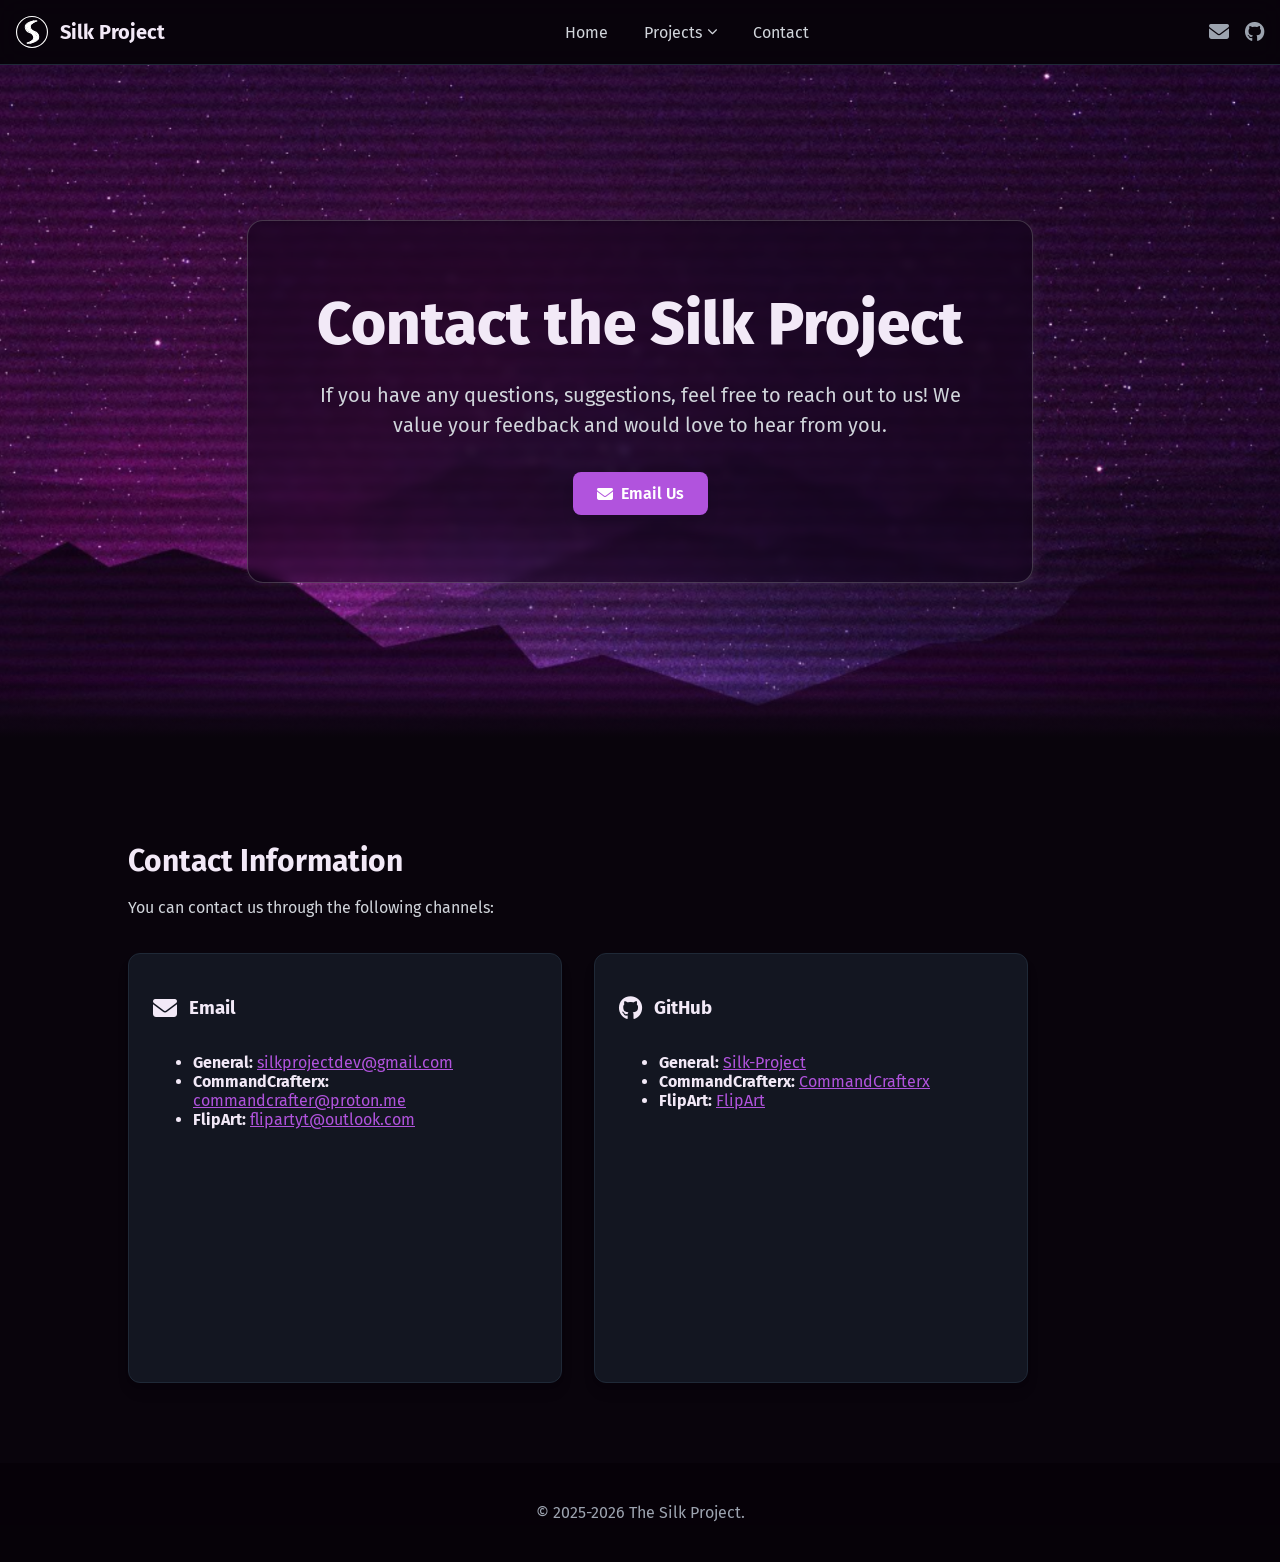
<file: contact.html>
<!DOCTYPE html>
<html lang="en" class="scroll-smooth">
<head>
    <meta charset="UTF-8">
    <meta name="viewport" content="width=device-width, initial-scale=1.0">
    <title>Silk Project - Contact</title>
    <link rel="stylesheet" href="https://fonts.googleapis.com/css?family=Fira+Sans:400,500,700&display=swap">
    <link rel="stylesheet" href="https://cdnjs.cloudflare.com/ajax/libs/font-awesome/6.5.1/css/all.min.css">
    <link rel="icon" type="image/x-icon" href="silkoslogo.svg">
    <style>
        body {
            font-family: 'Fira Sans', sans-serif;
            background-color: #09040C;
            color: #F2E9F7;
            margin: 0;
            padding: 0;
        }
        html {
            scroll-behavior: smooth;
        }
        .bg-primary-dark { background-color: #09040C; }
        .bg-primary-medium { background-color: rgba(9, 4, 12, 0.9); }
        .bg-footer-dark { background-color: rgba(6, 2, 8, 0.9); }
        .text-primary-accent { color: #B153DD; }
        .hover-bg-accent:hover { background-color: #7720A2; }
        
        /* Utility */
        .hidden {
            display: none;
        }
        .container {
            max-width: 1280px;
            margin-left: auto;
            margin-right: auto;
            padding-left: 1rem;
            padding-right: 1rem;
        }

        /* Header */
        header {
            background-color: rgba(9, 4, 12, 0.7);
            backdrop-filter: blur(12px);
            position: sticky;
            top: 0;
            z-index: 50;
            border-bottom: 1px solid #1f2937;
        }
        .header-inner {
            display: flex;
            align-items: center;
            justify-content: space-between;
            height: 4rem;
        }
        .logo-link {
            display: flex;
            align-items: center;
            text-decoration: none;
            color: #F2E9F7;
        }
        .logo-link img {
            height: 2rem;
            width: 2rem;
            margin-right: 0.75rem;
        }
        .logo-link span {
            font-size: 1.25rem;
            font-weight: 700;
        }
        .account-btn {
            display: flex;
            flex-direction: row;
            gap: 10px;
            align-items: center;
            color: #9ca3af;
            user-select: none;
            transition: 0.2s;
            cursor: pointer;
            border: none;
            background-color: none;
        }
        .account-btn:hover {
            color: #fff;
        }
        .account-btn p {
            font-size: 14px;
        }

        /* Desktop Navigation */
        .desktop-nav {
            display: none;
            column-gap: 0.25rem;
        }
        .nav-link {
            padding: 0.5rem 1rem;
            border-radius: 0.375rem;
            color: #d1d5db;
            text-decoration: none;
            transition: color 0.2s, background-color 0.2s;
        }
        .nav-link:hover {
            background-color: #374151;
            color: #fff;
        }

        /* Desktop Dropdown */
        .dropdown {
            position: relative;
        }
        .dropdown-toggle {
            display: flex;
            align-items: center;
            gap: 0.35rem;
            padding: 0.5rem 1rem;
            border-radius: 0.375rem;
            color: #d1d5db;
            text-decoration: none;
            transition: color 0.2s, background-color 0.2s;
            cursor: pointer;
            background: none;
            border: none;
            font-family: inherit;
            font-size: inherit;
        }
        .dropdown-toggle:hover {
            background-color: #374151;
            color: #fff;
        }
        .dropdown-toggle .fa-chevron-down {
            font-size: 0.65rem;
            transition: transform 0.2s;
        }
        .dropdown:hover .dropdown-menu {
            display: block;
        }
        .dropdown:hover .dropdown-toggle .fa-chevron-down {
            transform: rotate(180deg);
        }
        .dropdown-menu {
            display: none;
            position: absolute;
            top: 100%;
            left: 0;
            background-color: #1f2937;
            border: 1px solid #374151;
            border-radius: 0.375rem;
            min-width: 11rem;
            padding: 0.375rem 0;
            z-index: 100;
        }
        .dropdown-menu a {
            display: block;
            padding: 0.5rem 1rem;
            color: #d1d5db;
            text-decoration: none;
            white-space: nowrap;
            transition: background-color 0.2s, color 0.2s;
        }
        .dropdown-menu a:hover {
            background-color: #374151;
            color: #fff;
        }

        /* Desktop Socials */
        .desktop-socials {
            display: none;
            align-items: center;
            column-gap: 1rem;
        }
        .social-link {
            color: #9ca3af;
            transition: color 0.2s;
            cursor: pointer;
        }
        .social-link:hover {
            color: #fff;
        }
        .social-link i {
            font-size: 1.25rem;
        }
        .vl {
            border-left: 1px solid rgba(77, 77, 77, 0.425);
            height: 35px;
        }

        /* Mobile Menu */
        .mobile-menu-wrapper {
            display: flex;
            flex-direction: row;
            justify-content: flex-end;
            width: 100px;
            align-items: center;
            gap: 15px;
        }
        .mobile-menu-btn {
            color: #fff;
            background: none;
            border: none;
            cursor: pointer;
            font-size: 1.5rem;
        }
        .mobile-menu-btn:focus {
            outline: none;
        }

        #mobile-menu {
            background-color: #111827; /* bg-gray-900 */
        }
        #mobile-menu nav {
            display: flex;
            flex-direction: column;
            align-items: center;
            padding: 1rem;
            row-gap: 0.5rem;
        }
        #mobile-menu .nav-link {
            display: block;
            width: 100%;
            text-align: center;
        }

        /* Mobile Dropdown */
        .mobile-dropdown-toggle {
            display: flex;
            align-items: center;
            justify-content: center;
            gap: 0.35rem;
            padding: 0.5rem 1rem;
            width: 100%;
            color: #d1d5db;
            text-decoration: none;
            transition: color 0.2s, background-color 0.2s;
            cursor: pointer;
            background: none;
            border: none;
            font-family: inherit;
            font-size: inherit;
            border-radius: 0.375rem;
        }
        .mobile-dropdown-toggle:hover {
            background-color: #374151;
            color: #fff;
        }
        .mobile-dropdown-toggle .fa-chevron-down {
            font-size: 0.65rem;
            transition: transform 0.2s;
        }
        .mobile-dropdown-toggle.open .fa-chevron-down {
            transform: rotate(180deg);
        }
        .mobile-dropdown-menu {
            display: none;
            width: 100%;
            text-align: center;
        }
        .mobile-dropdown-menu.open {
            display: block;
        }
        .mobile-dropdown-menu a {
            display: block;
            padding: 0.5rem 1rem;
            color: #9ca3af;
            text-decoration: none;
            border-radius: 0.375rem;
            transition: background-color 0.2s, color 0.2s;
        }
        .mobile-dropdown-menu a:hover {
            background-color: #374151;
            color: #fff;
        }
        #mobile-menu .mobile-socials {
            display: flex;
            align-items: center;
            column-gap: 1.5rem;
            padding-top: 1rem;
        }
        #mobile-menu .social-link i {
            font-size: 1.5rem;
        }

        /* Responsive (md) */
        @media (min-width: 900px) {
            .desktop-nav {
                display: flex;
            }
            .desktop-socials {
                display: flex;
            }
            .mobile-menu-wrapper {
                display: none;
            }
            #mobile-menu {
                display: none !important; /* md:hidden */
            }
        }

        /* Hero Section */
        .hero-section {
            min-height: 57vh;
            background-image: url("bg.png"), linear-gradient(180deg, #5c0086, #18012400);
            display: flex;
            background-repeat: no-repeat;
            background-position: 0px;
            background-size: cover;
            align-items: center;
            justify-content: center;
            padding: 5rem 1rem;
            position: relative;
        }
        .hero-box {
            text-align: center;
            background-color: rgba(0, 0, 0, 0.3);
            backdrop-filter: blur(4px);
            padding: 4.2rem 0 4.2rem 0;
            border-radius: 1rem;
            box-shadow: 0 25px 50px -12px rgba(0, 0, 0, 0.25);
            border: solid 1px #a5a5a550;
            background-color: #0c01137a;
            box-shadow: 2px 2px 10px #ffffff13;
            width: 100%;
            margin-left: auto;
            margin-right: auto;
        }
        .hero-box h1 {
            font-size: 3.2rem;
            font-weight: 800;
            margin-bottom: 1rem;
            margin-top: 0;
        }
        .hero-box p {
            font-size: 1.1rem;
            color: #d1d5db;
            max-width: 672px;
            margin-left: auto;
            margin-right: auto;
            margin-bottom: 2rem;
            line-height: 1.5;
        }
        .hero-buttons {
            display: flex;
            flex-wrap: wrap;
            justify-content: center;
            gap: 1rem;
        }

        #gradient-overlay {
            width: 100%;
            height: 100%;
            background: linear-gradient(0deg,rgba(9, 4, 12, 1) 0%, rgba(0, 0, 0, 0) 10%);
            position: absolute;
        }

        section {
            margin: 0 auto 0 auto;
        }

        /* Buttons */
        .btn {
            color: #fff;
            font-weight: 600;
            padding: 0.75rem 1.5rem;
            border-radius: 0.5rem;
            text-decoration: none;
            transition: transform 0.2s, background-color 0.2s;
            box-shadow: 0 10px 15px -3px rgba(0, 0, 0, 0.1), 0 4px 6px -2px rgba(0, 0, 0, 0.05);
            display: inline-flex;
            align-items: center;
            column-gap: 0.5rem;
        }
        .btn:hover {
            transform: scale(1.05);
        }
        .btn-secondary {
            background-color: #1f2937; /* bg-gray-800 */
        }
        .btn-secondary:hover {
            background-color: #374151; /* hover:bg-gray-700 */
        }
        .btn-primary {
            background-color: #B153DD;
        }
        .btn-primary:hover {
            background-color: #7720A2;
        }

        /* Responsive Hero */
        @media (min-width: 900px) {
            .hero-box {
                padding: 4.2rem;
                max-width: 650px;
            }
            .hero-box h1 {
                font-size: 3.75rem;
            }
            .hero-box p {
                font-size: 1.25rem;
            }
        }

        /* About Section */
        #about {
            padding: 5rem 2rem 5rem 2rem;
            max-width: 90%;
        }
        .about-container {
            max-width: 1024px;
            margin-left: auto;
            margin-right: auto;
            padding-left: 1rem;
            padding-right: 1rem;
            display: flex;
            flex-direction: column;
            row-gap: 3rem;
        }
        #about article h2 {
            font-size: 1.875rem;
            font-weight: 700;
            margin-bottom: 1rem;
        }
        #about article p {
            color: #d1d5db;
            line-height: 1.625;
        }
        #about article a {
            color: #B153DD;
            text-decoration: underline;
        }
        #about article a:hover {
            text-decoration: none;
        }

        .title-pair {
            display: flex;
            align-items: center;
            gap: 0.75rem;
            margin-bottom: 1rem;
        }
        .title-pair i {
            font-size: 1.5rem;
        }
        #card-container {
            display: flex;
            flex-direction: row;
            gap: 2rem;
            margin-top: 2rem;
        }
        .card-body {
            background-color: rgba(31, 41, 55, 0.5);
            padding: 1.5rem;
            border-radius: 0.75rem;
            box-shadow: 0 10px 15px -3px rgba(0, 0, 0, 0.1), 0 4px 6px -2px rgba(0, 0, 0, 0.05);
            width: 100%;
            min-height: 380px;
            max-width: 384px;
            text-align: left;
            transition: all 0.3s;
            border: 1px solid #1f2937;
        }
        .card-body:hover {
            transform: translateY(-0.5rem);
            box-shadow: 0 10px 15px -0.5px rgba(202, 202, 202, 0.1)
        }

        @media (max-width: 900px) {
            #card-container {
                flex-direction: column;
                align-items: center;
            }
            .card-body {
                max-width: 80%;
            }
        }

        /* Developers Section */
        #devs {
            padding-top: 5rem;
            padding-bottom: 5rem;
            background-color: rgba(9, 4, 12, 0.9); /* bg-primary-medium */
        }
        .devs-container {
            max-width: 1280px;
            margin-left: auto;
            margin-right: auto;
            padding-left: 1rem;
            padding-right: 1rem;
            text-align: center;
        }
        .devs-container h2 {
            font-size: 1.875rem;
            font-weight: 700;
            margin-bottom: 3rem;
        }
        .dev-card-grid {
            display: flex;
            flex-wrap: wrap;
            justify-content: center;
            gap: 2rem;
        }
        
        /* Dev Card */
        .dev-card {
            background-color: rgba(31, 41, 55, 0.5);
            padding: 1.5rem;
            border-radius: 0.75rem;
            box-shadow: 0 10px 15px -3px rgba(0, 0, 0, 0.1), 0 4px 6px -2px rgba(0, 0, 0, 0.05);
            width: 100%;
            min-height: 380px;
            max-width: 384px;
            text-align: left;
            transition: all 0.3s;
            border: 1px solid #1f2937;
        }
        .dev-card:hover {
            transform: translateY(-0.5rem);
            box-shadow: 0 10px 15px -0.5px rgba(202, 202, 202, 0.1)
        }
        .dev-card-header {
            display: flex;
            align-items: center;
            margin-bottom: 1rem;
        }
        .dev-card-header img {
            width: 4rem;
            height: 4rem;
            border-radius: 9999px;
            margin: 1rem;
            border: 2px solid #b153dd8a;
        }
        .dev-card-header-title {
            display: flex;
            flex-direction: column;
            justify-content: center;
            flex-grow: 1;
            margin: 4px;
        }
        .dev-card-header-title h3 {
            font-size: 1.25rem;
            font-weight: 700;
            padding: 3px;
            margin: 0;
        }
        .dev-card-header-title a {
            color: #9ca3af;
            text-decoration: none;
            font-size: 0.875rem;
            transition: color 0.2s;
            padding: 3px;
            margin: 0;
        }
        .dev-card-header-title p {
            margin: 0px;
            padding: 3px;
        }
        .dev-card-header-title a:hover {
            color: #fff;
        }
        .dev-card-body {
            list-style-type: disc;
            list-style-position: inside;
            display: flex;
            flex-direction: column;
            row-gap: 1rem;
            color: #d1d5db;
        }

        /* Footer */
        footer {
            background-color: rgba(6, 2, 8, 0.9);
            text-align: center;
            padding: 1.5rem 0;
        }
        footer p {
            color: #9ca3af;
        }

    </style>
</head>
<body class="bg-primary-dark">

    <header>
        <div class="container">
            <div class="header-inner">
                <a href="index.html" class="logo-link">
                    <img src="silkoslogo.svg" alt="SilkOS Logo">
                    <span>Silk Project</span>
                </a>

                <nav class="desktop-nav">
                    <a href="index.html" class="nav-link">Home</a>
                    <div class="dropdown">
                        <button class="dropdown-toggle">Projects <i class="fas fa-chevron-down"></i></button>
                        <div class="dropdown-menu">
                            <a href="projects/mizu-browser/">Silk Mizu Browser</a>
                        </div>
                    </div>
                    <a href="contact.html" class="nav-link">Contact</a>
                </nav>
                
                <div class="desktop-socials">
                    <a href="mailto:silkprojectdev@gmail.com"" class="social-link"><i class="fa fa-envelope"></i></a>
                    <a href="https://github.com/Silk-Project" class="social-link"><i class="fab fa-github"></i></a>
                </div>

                <div class="mobile-menu-wrapper">
                    <button id="mobile-menu-button" class="mobile-menu-btn">
                        <i class="fas fa-bars"></i>
                    </button>
                </div>
            </div>
        </div>
         <div id="mobile-menu" class="hidden">
            <nav>
                <a href="index.html" class="nav-link">Home</a>
                <button class="mobile-dropdown-toggle" onclick="this.classList.toggle('open'); this.nextElementSibling.classList.toggle('open');">Projects <i class="fas fa-chevron-down"></i></button>
                <div class="mobile-dropdown-menu">
                    <a href="projects/mizu-browser/">Silk Mizu Browser</a>
                </div>
                <a href="contact.html" class="nav-link">Contact</a>
                <div class="mobile-socials">
                    <a href="mailto:silkprojectdev@gmail.com" class="social-link"><i class="fa fa-envelope"></i></a>
                    <a href="https://github.com/Silk-Project" class="social-link"><i class="fab fa-github"></i></a>
                </div>
            </nav>
        </div>
    </header>

    <main>
        <section class="hero-section">
            <div id="gradient-overlay"></div>
            <div class="hero-box">
                <h1>Contact the Silk Project</h1>
                <p>If you have any questions, suggestions, feel free to reach out to us! We value your feedback and would love to hear from you.</p>
                <div class="hero-buttons">
                    <a class="btn btn-primary" href="mailto:silkprojectdev@gmail.com">
                        <i class="fa fa-envelope"></i>
                        <span>Email Us</span>
                    </a>
                </div>
            </div>
        </section>
            <section id="about">
                <div class="about-container">
                    <article>
                        <h2>Contact Information</h2>
                        <p>You can contact us through the following channels:</p>
                        <div id="card-container">
                            <div class="card-body">
                                <div class="title-pair">
                                    <i class="fa fa-envelope"></i>
                                    <h3>Email</h3>
                                </div>
                                <ul>
                                    <li><strong>General:</strong> <a href="mailto:silkprojectdev@gmail.com">silkprojectdev@gmail.com</a></li>
                                    <li><strong>CommandCrafterx:</strong> <a href="mailto:commandcrafter@proton.me">commandcrafter@proton.me</a></li>
                                    <li><strong>FlipArt:</strong> <a href="mailto:flipartyt@outlook.com">flipartyt@outlook.com</a></li>
                                </ul>
                            </div>
                            <div class="card-body">
                                <div class="title-pair">
                                    <i class="fab fa-github"></i>
                                    <h3>GitHub</h3>
                                </div>
                                <ul>
                                    <li><strong>General:</strong> <a href="https://github.com/Silk-Project" target="_blank">Silk-Project</a></li>
                                    <li><strong>CommandCrafterx:</strong> <a href="https://github.com/CommandCrafterx" target="_blank">CommandCrafterx</a></li>
                                    <li><strong>FlipArt:</strong> <a href="https://github.com/FlipArtYT" target="_blank">FlipArt</a></li>
                                </ul>
                            </div>
                        </div>
                    </article>
                </div>
            </section>

    </main>

    <footer class="bg-footer-dark">
        <p>&copy; 2025-2026 The Silk Project.</p>
    </footer>

    <script>
        // JavaScript for mobile menu toggle
        const mobileMenuButton = document.getElementById('mobile-menu-button');
        const mobileMenu = document.getElementById('mobile-menu');
        const account = document.getElementsByClassName("account-name");
        let logged_in = false;

        mobileMenuButton.addEventListener('click', () => {
            mobileMenu.classList.toggle('hidden');
        });
    </script>
</body>
</html>
</file>
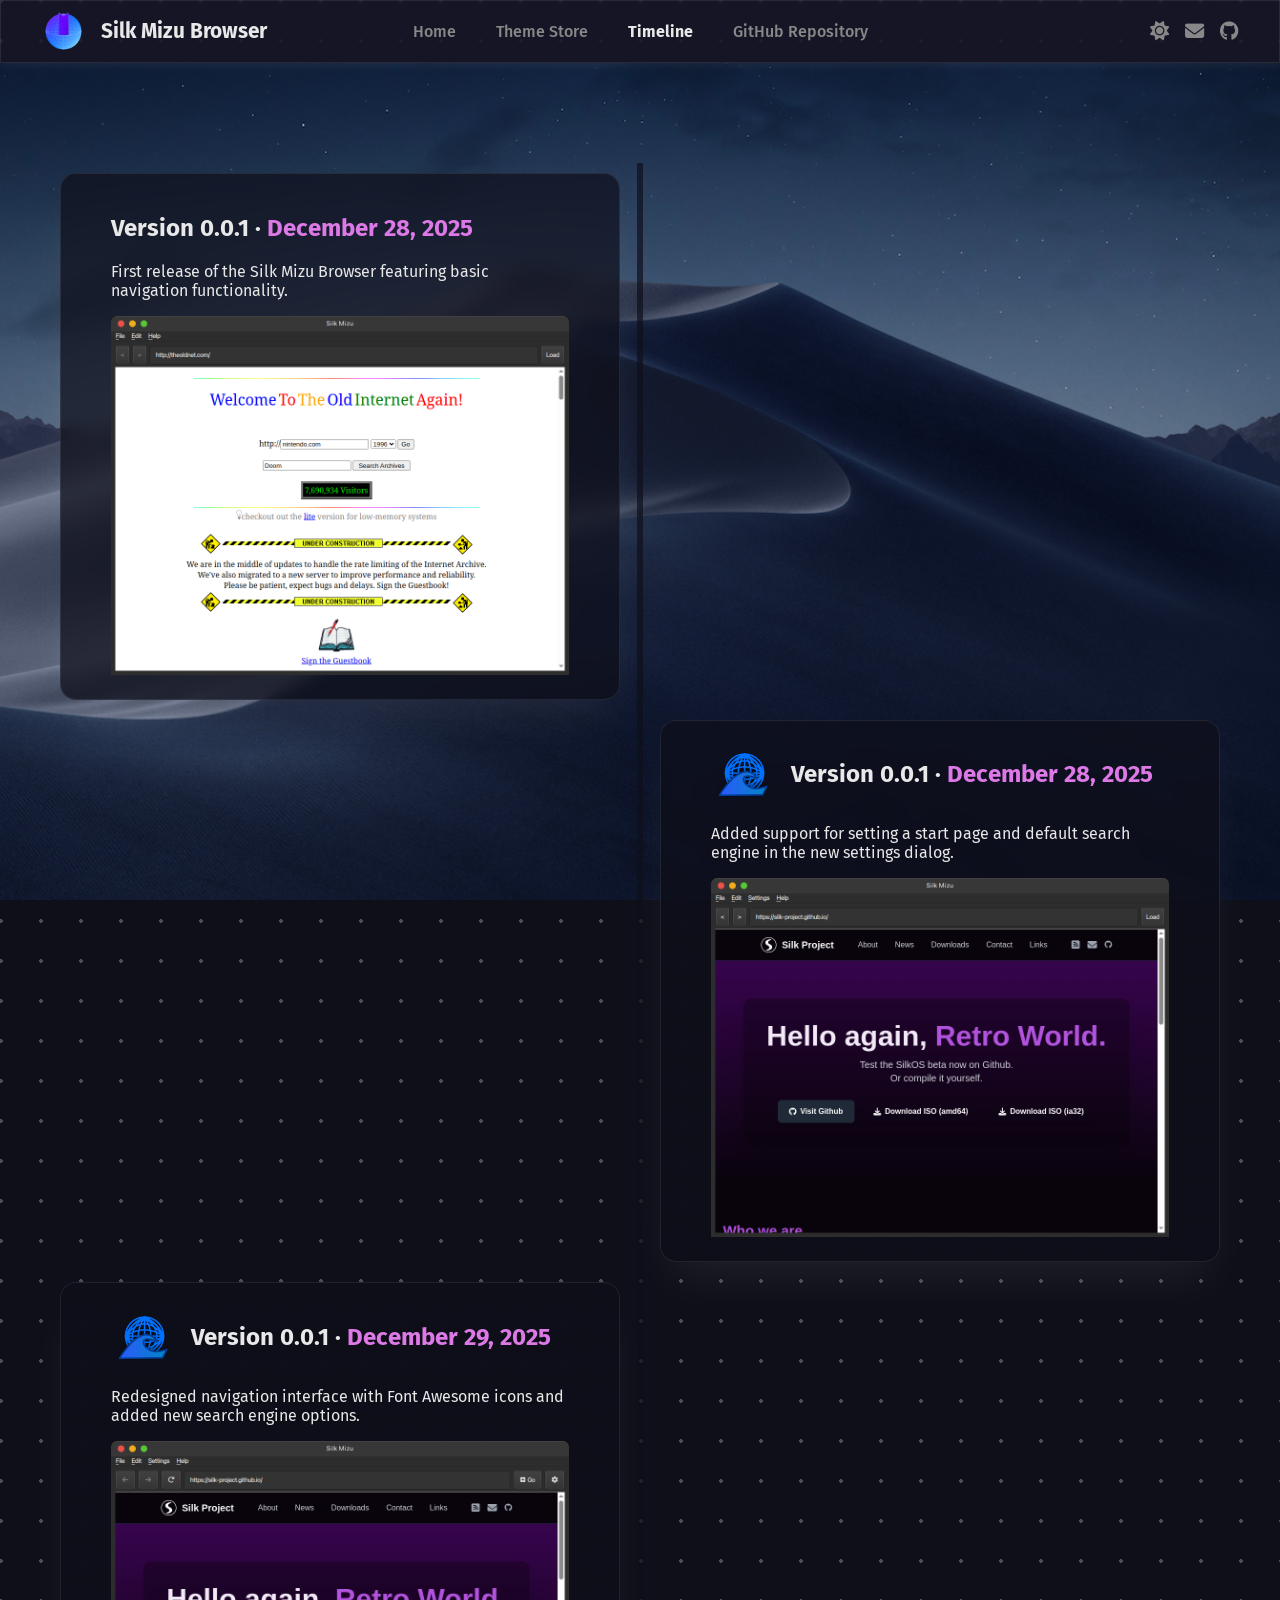
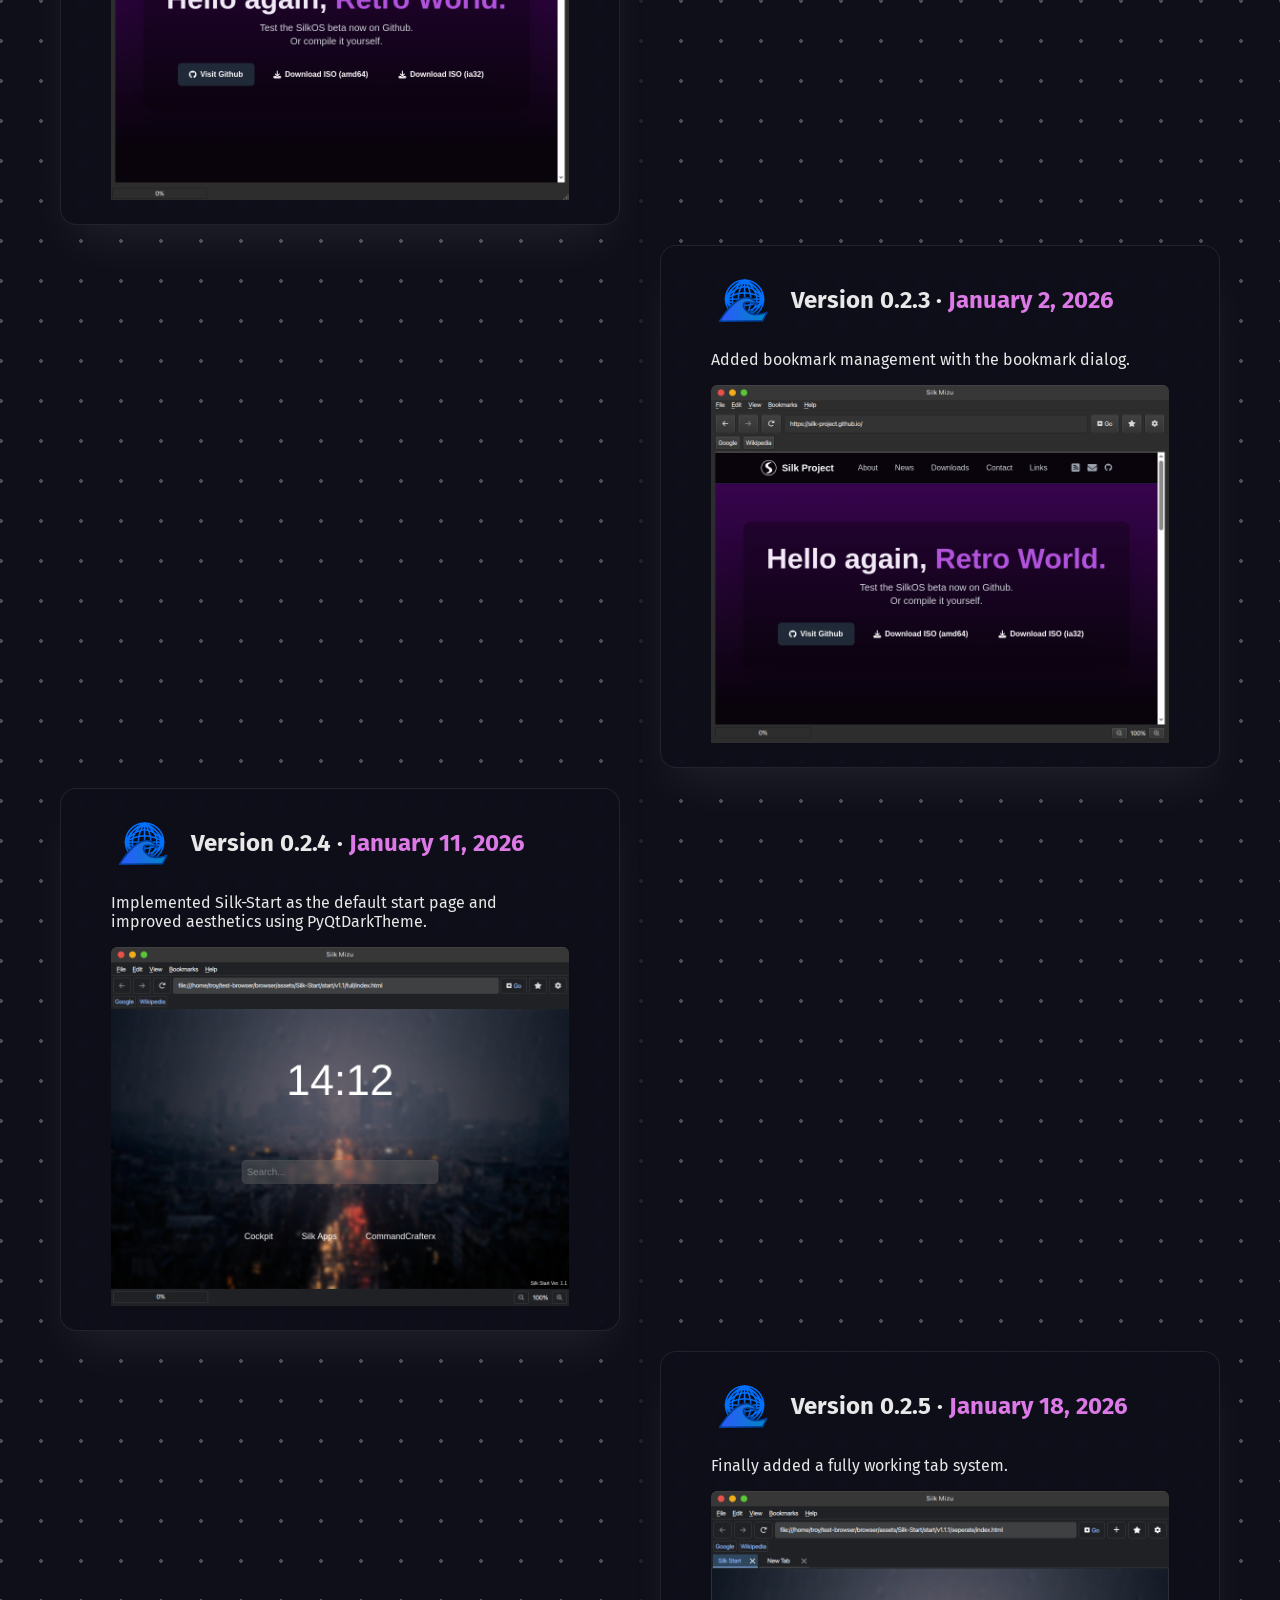
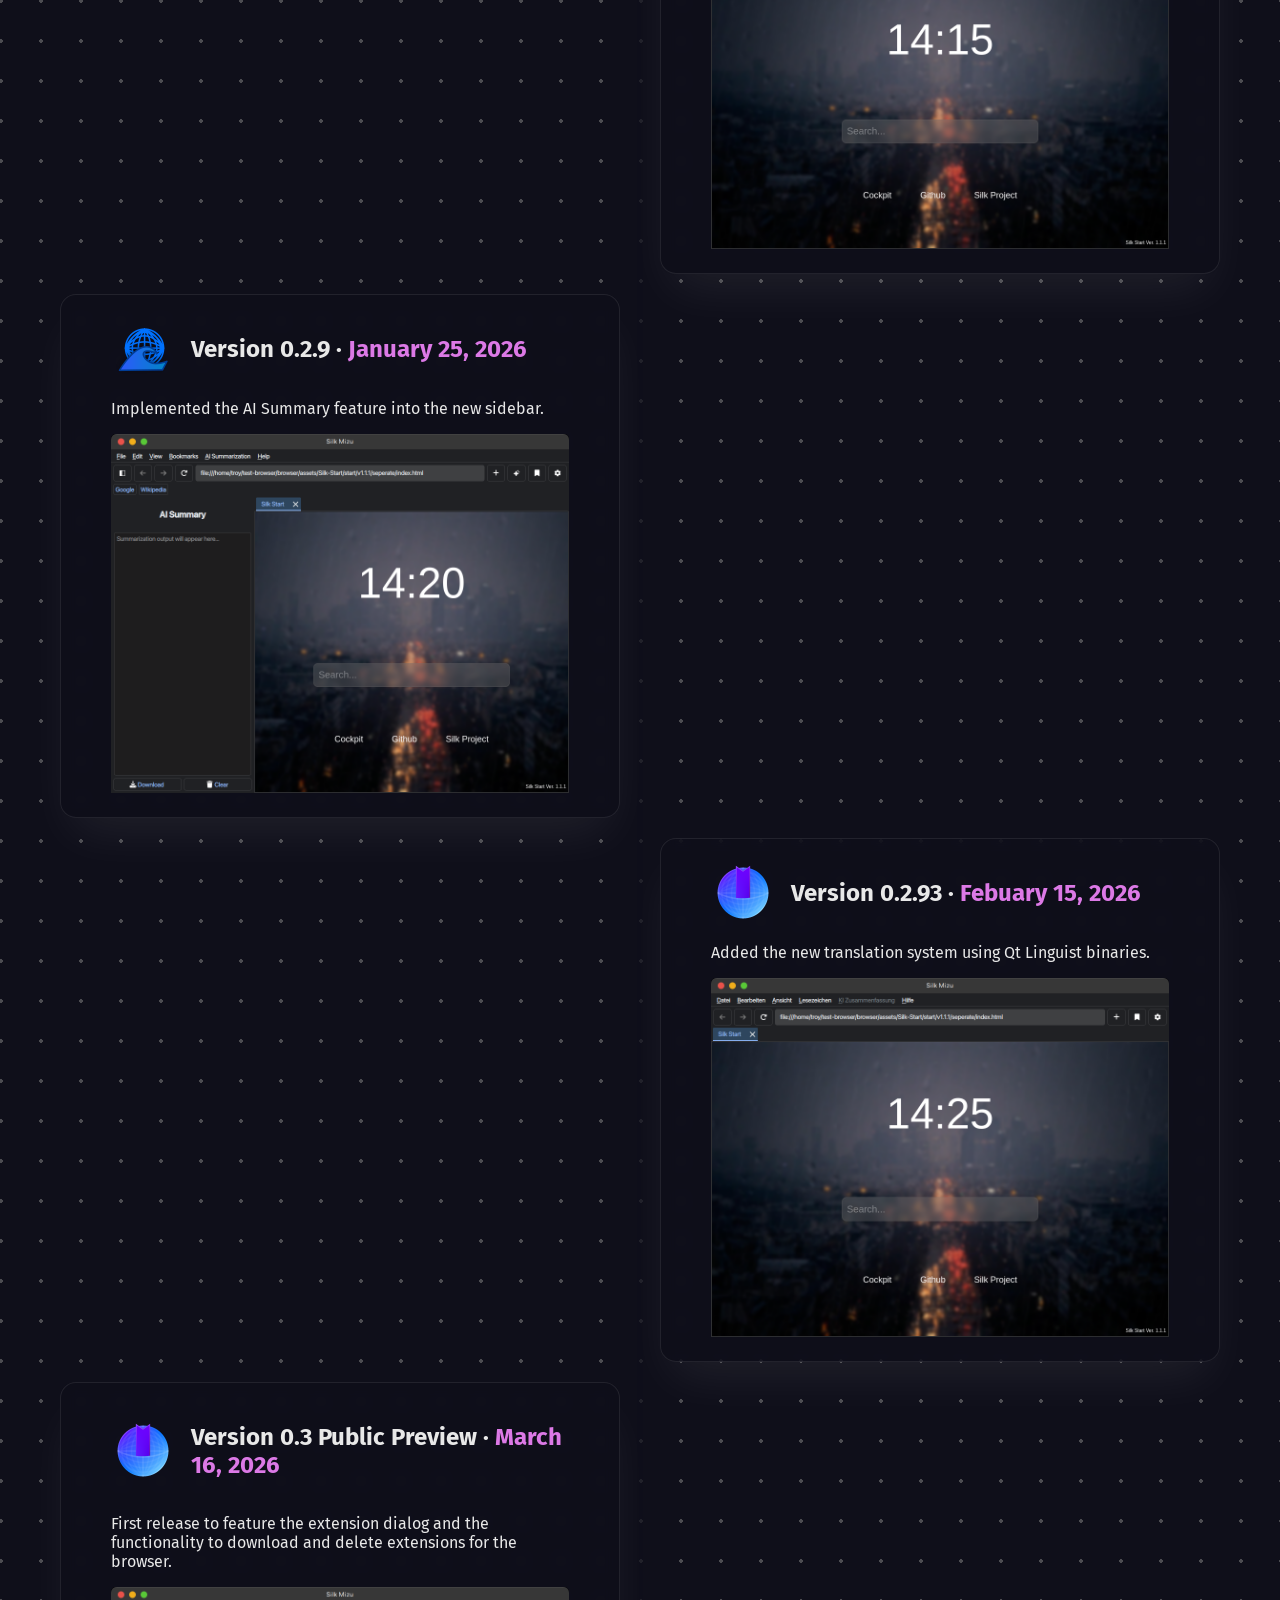
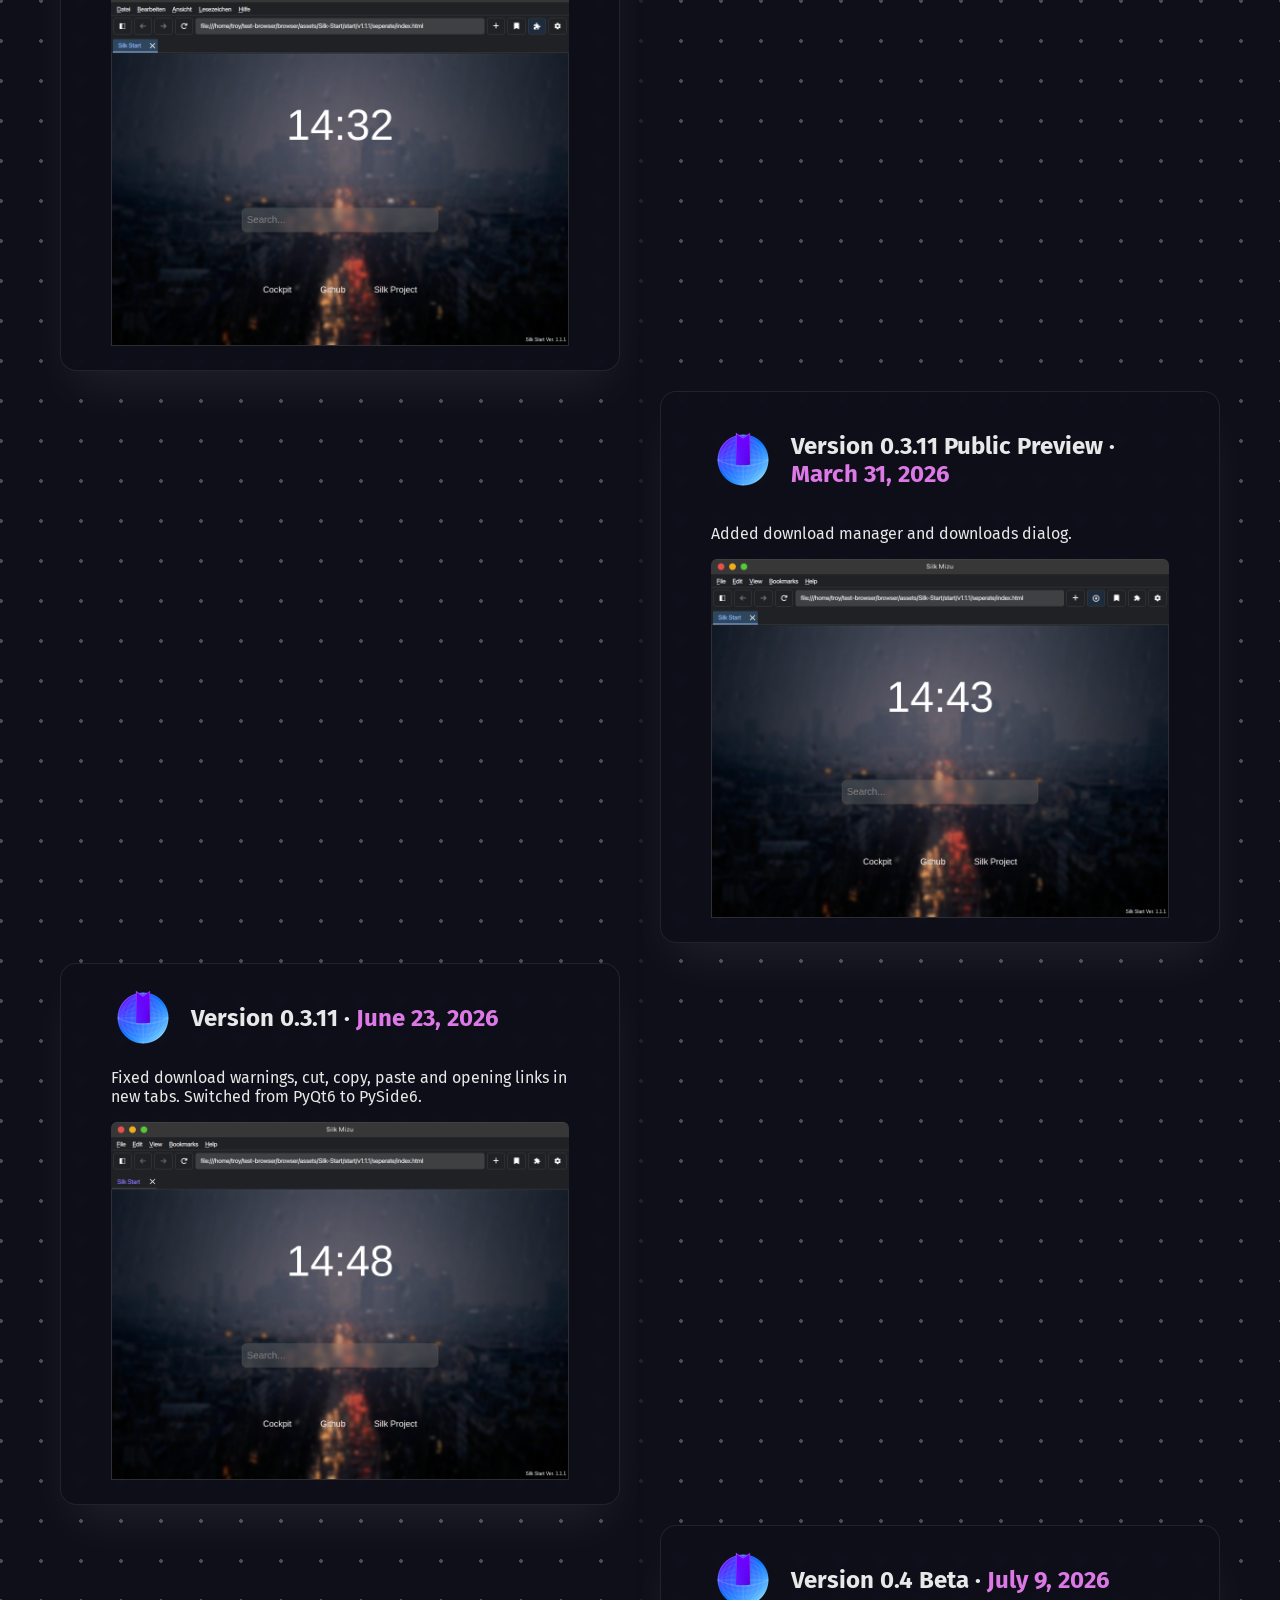
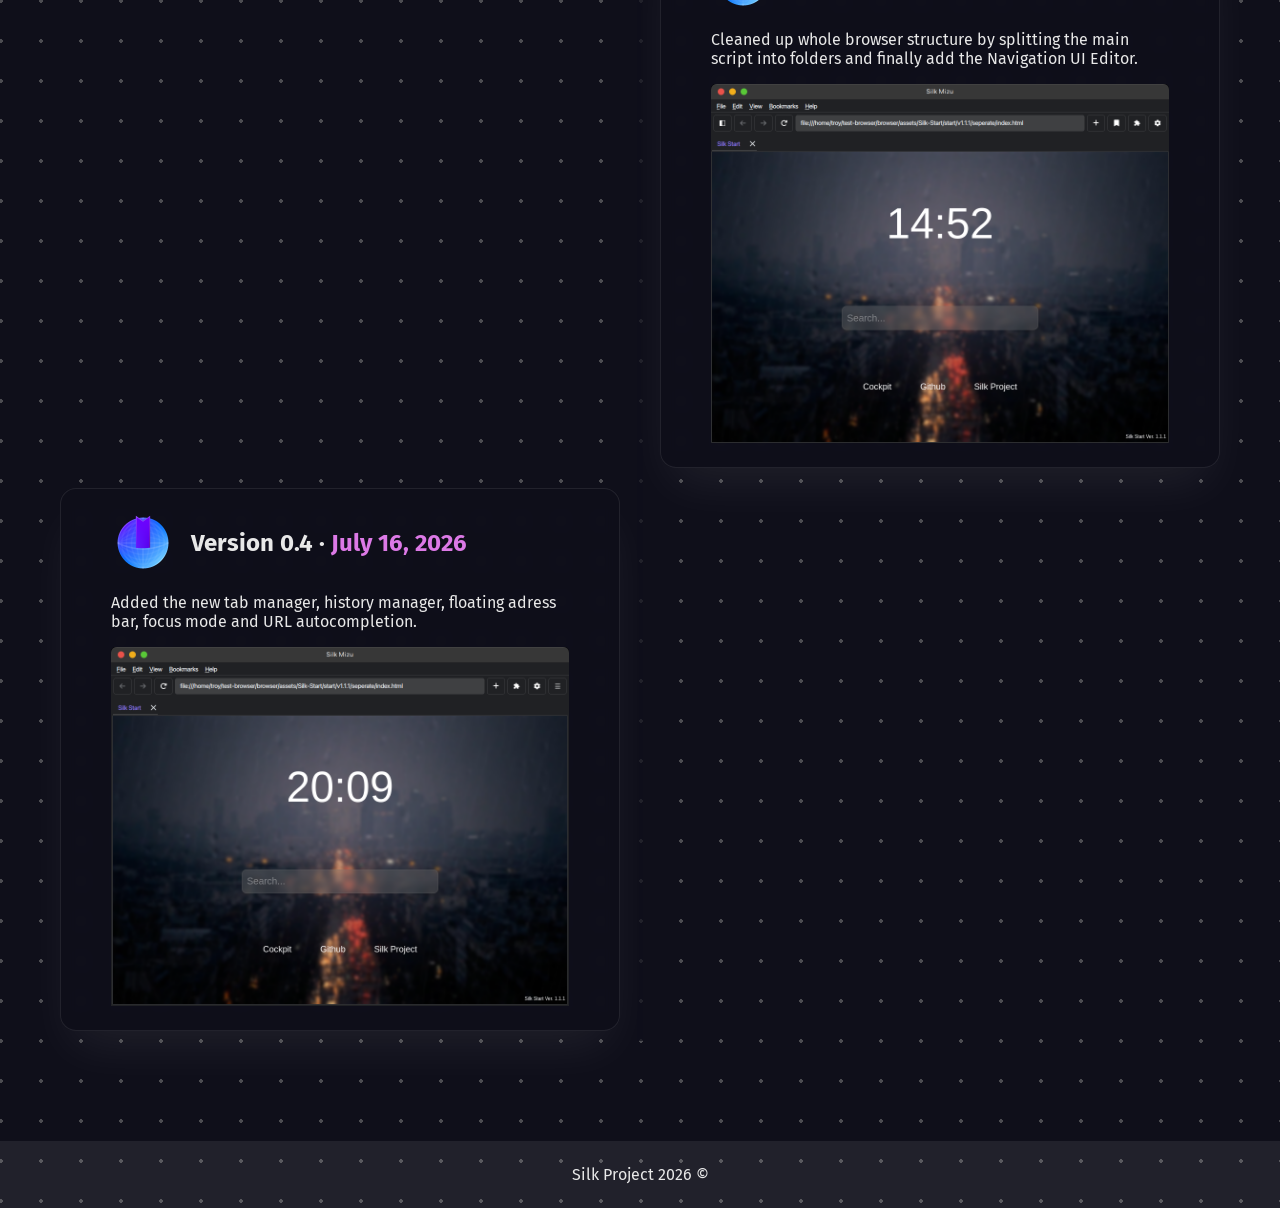
<file: projects/mizu-browser/timeline.html>
<!DOCTYPE html>
<html lang="en" data-theme="dark">
<head>
    <meta charset="UTF-8">
    <link rel="stylesheet" href="styles.css">
    <link rel="stylesheet" href="https://fonts.googleapis.com/css?family=Fira+Sans:400,500,700&display=swap">
    <link rel="stylesheet" href="https://cdnjs.cloudflare.com/ajax/libs/font-awesome/6.5.1/css/all.min.css">
    <meta name="viewport" content="width=device-width, initial-scale=1.0">
    <link rel="icon" type="image/x-icon" href="assets/logo.png">
    <title>Silk Mizu Browser</title>
</head>
<body>
    <div id="header-wrapper">
    <header>
        <a id="logoarea" href="index.html">
            <img src="assets/logo.png" alt="Silk Mizu Browser Logo" id="logo">
            <h3>Silk Mizu Browser</h3>
        </a>
        <nav>
            <a href="index.html">Home</a>
            <a href="#">Theme Store</a>
            <a href="timeline.html" class="current_page_link">Timeline</a>
            <a href="https://github.com/Silk-Project/Silk-Mizu-Browser">GitHub Repository</a>
        </nav>
        <div id="social-links">
            <button id="theme-toggle" aria-label="Toggle theme"><i class="fas fa-moon"></i></button>
            <a href="mailto:silkprojectdev@gmail.com" target="_blank"><i class="fas fa-envelope"></i></a>
            <a href="https://github.com/Silk-Project" target="_blank"><i class="fab fa-github"></i></a>
        </div>
        <button id="mobile-menu-button" class="mobile-menu-btn">
            <i class="fas fa-bars"></i>
        </button>
    </header>
    <div id="mobile-menu" class="hidden">
        <nav>
            <a href="index.html">Home</a>
            <a href="#">Theme Store</a>
            <a href="timeline.html" class="current_page_link">Timeline</a>
            <a href="https://github.com/Silk-Project/Silk-Mizu-Browser">GitHub Repository</a>
        </nav>
        <div class="mobile-socials">
            <a href="mailto:silkprojectdev@gmail.com" target="_blank"><i class="fas fa-envelope"></i></a>
            <a href="https://github.com/Silk-Project" target="_blank"><i class="fab fa-github"></i></a>
        </div>
    </div>
    </div>

    <main class="dynamic-background">
        <div class="timeline">

            <div class="timeline-container left-container">
                <div class="timeline-text-box">
                    <h2>Version 0.0.1 · <span class="fancy-text">December 28, 2025</span></h2>
                    <p>First release of the Silk Mizu Browser featuring basic navigation functionality.</p>
                    <img class="timeline-image" src="assets/mizu-version-screenshots/Dec-28-2025-V0_0_1.png">
                </div>
            </div>

            <div class="timeline-container right-container">
                <div class="timeline-text-box">
                    <div class="title_group">
                        <img src="assets/logos/mizu.png"><h2>Version 0.0.1 · <span class="fancy-text">December 28, 2025</span></h2>
                    </div>
                    <p>Added support for setting a start page and default search engine in the new settings dialog.</p>
                    <img class="timeline-image" src="assets/mizu-version-screenshots/Dec-28-2025-V0_0_11.png">
                </div>
            </div>

            <div class="timeline-container left-container">
                <div class="timeline-text-box">
                    <div class="title_group">
                        <img src="assets/logos/mizu.png">
                        <h2>Version 0.0.1 · <span class="fancy-text">December 29, 2025</span></h2>
                    </div>
                    <p>Redesigned navigation interface with Font Awesome icons and added new search engine options.</p>
                    <img class="timeline-image" src="assets/mizu-version-screenshots/Dec-29-2025-V0_0_1.png">
                </div>
            </div>

            <div class="timeline-container right-container">
                <div class="timeline-text-box">
                    <div class="title_group">
                        <img src="assets/logos/mizu.png">
                        <h2>Version 0.2.3 · <span class="fancy-text">January 2, 2026</span></h2>
                    </div>
                    <p>Added bookmark management with the bookmark dialog.</p>
                    <img class="timeline-image" src="assets/mizu-version-screenshots/Jan-2-2026-V0_2_3.png">
                </div>
            </div>

            <div class="timeline-container left-container">
                <div class="timeline-text-box">
                    <div class="title_group">
                        <img src="assets/logos/mizu.png">
                        <h2>Version 0.2.4 · <span class="fancy-text">January 11, 2026</span></h2>
                    </div>
                    <p>Implemented Silk-Start as the default start page and improved aesthetics using PyQtDarkTheme.</p>
                    <img class="timeline-image" src="assets/mizu-version-screenshots/Jan-11-2026-V0_2_4.png">
                </div>
            </div>

            <div class="timeline-container right-container">
                <div class="timeline-text-box">
                    <div class="title_group">
                        <img src="assets/logos/mizu.png">
                        <h2>Version 0.2.5 · <span class="fancy-text">January 18, 2026</span></h2>
                    </div>
                    <p>Finally added a fully working tab system.</p>
                    <img class="timeline-image" src="assets/mizu-version-screenshots/Jan-18-2026-V0_2_5.png">
                </div>
            </div>

            <div class="timeline-container left-container">
                <div class="timeline-text-box">
                    <div class="title_group">
                        <img src="assets/logos/mizu.png">
                        <h2>Version 0.2.9 · <span class="fancy-text">January 25, 2026</span></h2>
                    </div>
                    <p>Implemented the AI Summary feature into the new sidebar.</p>
                    <img class="timeline-image" src="assets/mizu-version-screenshots/Jan-25-2026-V0_2_9.png">
                </div>
            </div>

            <div class="timeline-container right-container">
                <div class="timeline-text-box">
                    <div class="title_group">
                        <img src="assets/logos/mizu2.png">
                        <h2>Version 0.2.93 · <span class="fancy-text">Febuary 15, 2026</span></h2>
                    </div>
                    <p>Added the new translation system using Qt Linguist binaries.</p>
                    <img class="timeline-image" src="assets/mizu-version-screenshots/Feb-15-2026-V0_2_93.png">
                </div>
            </div>

            <div class="timeline-container left-container">
                <div class="timeline-text-box">
                    <div class="title_group">
                        <img src="assets/logos/mizu2.png">
                        <h2>Version 0.3 Public Preview · <span class="fancy-text">March 16, 2026</span></h2>
                    </div>
                    <p>First release to feature the extension dialog and the functionality to download and delete extensions for the browser.</p>
                    <img class="timeline-image" src="assets/mizu-version-screenshots/Mar-16-2026-V0_3_PP.png">
                </div>
            </div>

            <div class="timeline-container right-container">
                <div class="timeline-text-box">
                    <div class="title_group">
                        <img src="assets/logos/mizu2.png">
                        <h2>Version 0.3.11 Public Preview · <span class="fancy-text">March 31, 2026</span></h2>
                    </div>
                    <p>Added download manager and downloads dialog.</p>
                    <img class="timeline-image" src="assets/mizu-version-screenshots/Mar-31-2026-V0_3_11_PP.png">
                </div>
            </div>

            <div class="timeline-container left-container">
                <div class="timeline-text-box">
                    <div class="title_group">
                        <img src="assets/logos/mizu2.png">
                        <h2>Version 0.3.11 · <span class="fancy-text">June 23, 2026</span></h2>
                    </div>
                    <p>Fixed download warnings, cut, copy, paste and opening links in new tabs. Switched from PyQt6 to PySide6.</p>
                    <img class="timeline-image" src="assets/mizu-version-screenshots/Jun-23-2026-V0_3_11.png">
                </div>
            </div>

            <div class="timeline-container right-container">
                <div class="timeline-text-box">
                    <div class="title_group">
                        <img src="assets/logos/mizu2.png">
                        <h2>Version 0.4 Beta · <span class="fancy-text">July 9, 2026</span></h2>
                    </div>
                    <p>Cleaned up whole browser structure by splitting the main script into folders and finally add the Navigation UI Editor.</p>
                    <img class="timeline-image" src="assets/mizu-version-screenshots/Jul-9-2026-V0_4_0_Beta.png">
                </div>
            </div>

            <div class="timeline-container left-container">
                <div class="timeline-text-box">
                    <div class="title_group">
                        <img src="assets/logos/mizu2.png">
                        <h2>Version 0.4 · <span class="fancy-text">July 16, 2026</span></h2>
                    </div>
                    <p>Added the new tab manager, history manager, floating adress bar, focus mode and URL autocompletion.</p>
                    <img class="timeline-image" src="assets/mizu-version-screenshots/Thu-16-2026-V0_4_0.png">
                </div>
            </div>
        </div>
    </main>

    <footer>
        Silk Project 2026 &copy
    </footer>

    <script src="script.js"></script>
</body>
</html>
</file>
<file: projects/mizu-browser/styles.css>
* {
    box-sizing: border-box;
}

:root[data-theme="light"] {
    --text: #020708;
    --background: #f6fbfe;
    --item-bg: #e7e7e7ab;
    --primary: #2f93bb;
    --secondary: #a290e9;
    --accent: #8e55dd;
    --border: hsla(0, 0%, 35%, 0.212);
    --shadow: rgba(0, 0, 0, 0.25);
}

:root[data-theme="dark"] {
    --text: #e8e8e8;
    --background: #0f0f1a;
    --item-bg: #1a1a2eab;
    --primary: #4fe3f7;
    --secondary: #ca7fe0;
    --accent: #dc79e6;
    --border: hsla(0, 0%, 70%, 0.12);
    --shadow: rgba(255, 255, 255, 0.075);
}

body {
    color: var(--text);
    background-color: var(--background);
    font-family: "Fira Sans", sans-serif;
    transition: all 0.3s ease-in-out;
    margin: 0;
    background-image: radial-gradient(rgba(133, 133, 133, 0.521) 1.7px, transparent 0);
    background-size: 40px 40px;
    background-position: -19px -19px;
}

#header-wrapper {
    position: sticky;
    top: 0;
    z-index: 999;
}

header {
    margin: 0 auto;
    display: flex;
    align-items: center;
    color: var(--text);
    padding: 8px 40px;
    text-align: center;
    font-size: 1rem;
    font-weight: 400;
    backdrop-filter: blur(32px);
    border: solid 1px var(--border);
    background-color: var(--item-bg);
    box-shadow: 2px 2px 10px var(--shadow);
}

#logoarea {
    flex: 1;
    display: flex;
    align-items: center;
    text-decoration: none;
}

nav {
    flex: 0 1 auto;
    display: flex;
    align-items: center;
    justify-content: center;
}

#social-links {
    flex: 1;
    display: flex;
    align-items: center;
    justify-content: flex-end;
    gap: 1rem;
}

#logoarea h3 {
    margin: 0;
    color: var(--text);
    font-size: 1.3rem;
}

#logo {
    width: 45px;
    height: 45px;
    margin-right: 15px;
}

nav a {
    color: #888;
    text-decoration: none;
    margin: 0 10px;
    font-weight: 500;
    padding: 5px 10px;
    border-radius: 5px;
    transition: 0.1s all;
    font-weight: 500;
}

nav a:hover {
    color: var(--text);
    font-weight: 700;
}

#social-links a {
    color: #888;
    text-decoration: none;
    font-size: 1.2rem;
    transition: 0.1s all;
}

#social-links a:hover {
    color: var(--text);
}

#theme-toggle {
    background: none;
    border: none;
    color: #888;
    font-size: 1.2rem;
    cursor: pointer;
    padding: 0;
    transition: 0.1s all;
}

#theme-toggle:hover {
    color: var(--text);
}

.current_page_link {
    font-weight: 700;
    color: var(--text);
}

.hidden {
    display: none;
}

.mobile-menu-btn {
    display: block;
    background: none;
    border: none;
    color: var(--text);
    font-size: 1.5rem;
    cursor: pointer;
    padding: 0;
    margin-left: 1rem;
}

#mobile-menu {
    background-color: var(--item-bg);
    -webkit-backdrop-filter: blur(8px);
    backdrop-filter: blur(8px);
    border-bottom: solid 1px var(--border);
    padding: 1rem 1.5rem;
    position: absolute;
    left: 0;
    right: 0;
    top: 100%;
    z-index: 998;
}

#mobile-menu nav {
    display: flex;
    flex-direction: column;
    align-items: center;
    gap: 0.5rem;
}

#mobile-menu nav a {
    display: block;
    width: 100%;
    text-align: center;
    color: #888;
    text-decoration: none;
    padding: 0.5rem 1rem;
    border-radius: 5px;
    font-weight: 500;
    transition: 0.1s all;
}

#mobile-menu nav a:hover,
#mobile-menu nav a.current_page_link {
    color: var(--text);
    font-weight: 700;
}

#mobile-menu .mobile-socials {
    display: flex;
    justify-content: center;
    gap: 1.5rem;
    padding-top: 1rem;
    border-top: solid 1px var(--border);
    margin-top: 0.5rem;
}

#mobile-menu .mobile-socials a {
    color: #888;
    font-size: 1.2rem;
    text-decoration: none;
    transition: 0.1s all;
}

#mobile-menu .mobile-socials a:hover {
    color: var(--text);
}

#hero-section {
    display: flex;
    flex-direction: column;
    align-items: center;
    justify-content: center;
    position: relative;
    height: 95vh;
    background-image: url('assets/bg-day.jpg');
    background-size: cover;
    background-position: center;
    overflow: hidden;
    /* border: solid 1px; */
}

[data-theme="dark"] #hero-section {
    background-image: url('assets/bg-night.jpg');
}

.dynamic-background {
    position: relative;
    background-image: url('assets/bg-day.jpg');
    background-size: cover;
    background-position: center;
    background-attachment: fixed;
    background-repeat: no-repeat;
    overflow: hidden;
}

[data-theme="dark"] .dynamic-background {
    background-image: url('assets/bg-night.jpg');
}

#hero-container {
    margin-top: 10rem;
    display: flex;
    flex-direction: column;
    align-items: center;
    gap: 3rem;
    /* border: solid 1px; */
    width: 100%;
}

#window {
    position: relative;
    object-fit: contain;
    top: 0;
    min-width: 20px;
    margin: 0 auto;
    height: auto;
    max-width: 90%;
    z-index: 0;
    box-shadow: 2px 2px 10px var(--shadow);
}

#hero-box {
    position: relative;
    width: 700px;
    max-width: 90%;
    text-align: center;
    color: var(--text);
    backdrop-filter: blur(4px);
    padding: 3rem 4.2rem;
    border-radius: 1rem;
    box-shadow: 0 25px 50px -12px var(--shadow);
    border: solid 1px var(--border);
    background-color: color-mix(in srgb, var(--background) 70%, transparent);
    z-index: 100;
}

#hero-box h1 {
    font-size: 30pt;
}

.fancy-text {
    color: var(--accent);
}

#gradient_overlay {
    position: absolute;
    width: 100%;
    height: 6%;
    bottom: 0;
    z-index: 1;
    background: linear-gradient(to bottom, transparent, var(--background));
}

.cta-button {
    display: inline-block;
    padding: 12px 20px;
    margin-top: 20px;
    background-color: var(--primary);
    color: var(--background);
    box-shadow: 0 4px 6px rgba(0, 0, 0, 0.1);
    text-decoration: none;
    border-radius: 1rem;
    transition: background-color 0.1s ease-in-out;
}

.cta-button i {
    margin-right: 10px;
}

.cta-button:hover {
    background-color: #399cc4;
}

.information-section {
    min-height: 100vh;
}

.image_info_pair {
    width: 100%;
    display: flex;
    flex-direction: row;
    justify-content: space-around;
    gap: 2rem;
    /* border: solid 1px; */
    padding: 3rem;
    margin: 3rem 0;
    box-sizing: border-box;
    backdrop-filter: blur(8px);
    box-shadow: 0 25px 50px -12px var(--shadow);
    border: solid 1px var(--border);
    background-color: var(--item-bg);
    padding: 2.3rem 4rem;
    border-radius: 1rem;
    border-bottom: solid 3px var(--primary);
}

.info_gallery_item {
    display: flex;
    flex-direction: column;
    justify-content: center;
    flex: 4 1 0;
    /* border: solid 1px; */
    overflow: hidden;
    min-width: 0;
    padding: 1rem 2rem;
}

.info_gallery_item h1 {
    margin: 0;
}

.image_gallery_item {
    flex: 2 1 0;
    border-radius: 1rem;
    /* border: solid 1px; */
    min-width: 0;
    overflow: hidden;
    display: flex;
    align-items: center;
}

.image_gallery_item img {
    width: 100%;
    height: auto;
    display: block;
}

.info_title {
    font-size: 35pt;
}

.padded {
    padding: 8rem 15rem 0 15rem;
}

.split_text_view {
    display: flex;
    flex-direction: row;
    gap: 1rem;
    width: 100%;
    margin-top: 5rem;
    /* border: solid 1px; */
}

.split_text_view > * {
  flex: 1 1 0;
  min-width: 0;
}

.column_text_view {
    display: flex;
    flex-direction: column;
    gap: 1rem;
}

.text_view {
    display: flex;
    flex-direction: column;
    gap: 1rem;
}

.text_view_item {
    display: flex;
    flex-direction: row;
    align-items: flex-start;
    gap: 2rem;
    min-width: 0;
    backdrop-filter: blur(8px);
    box-shadow: 0 25px 50px -12px var(--shadow);
    border: solid 1px var(--border);
    background-color: var(--item-bg);
    padding: 2.3rem 4rem;
    border-radius: 1rem;
    border-bottom: solid 3px var(--primary);
    transition: 0.3s all;
}

.text_view_item:hover {
    transform: translateY(-3px);
}

.text_view_item i {
    margin: 5px 0 0 0;
}

.text_view_item_plain {
    display: flex;
    flex-direction: column;
    align-items: flex-start;
    min-width: 0;
    backdrop-filter: blur(8px);
    box-shadow: 0 25px 50px -12px var(--shadow);
    border: solid 1px var(--border);
    background-color: var(--item-bg);
    padding: 2.3rem 4rem;
    border-radius: 1rem;
    border-bottom: solid 3px var(--secondary);
    transition: 0.3s all;
}

.text_view_item_plain:hover {
    transform: translateY(-3px);
}

.text_view_item_plain h2 {
    margin: 0;
}

.text_view_item_plain p {
    margin: 10px 0 0 0;
}

.text_view_item_text_pair {
    display: flex;
    flex-direction: column;
    min-width: 0;
    overflow-wrap: break-word;
    word-wrap: break-word;
}

.text_view_item_text_pair h2 {
    margin: 0;
}

.text_view_item_text_pair p {
    margin: 10px 0 0 0;
}

footer {
    text-align: center;
    padding: 1.5rem;
    background-color: color-mix(in srgb, var(--text) 8%, transparent);
}

@media screen and (max-width: 1400px) {
    .padded {
        padding: 4rem;
    }

    .split_text_view {
        flex-direction: column;
    }
}

@media screen and (max-width: 900px) {
    .info_gallery_item {
        flex: none;
        width: 100%;
    }

    #hero-box {
        width: 100%;
        padding: 2rem 1rem;
    }

    #hero-box h1 {
        font-size: 25pt;
    }

    .padded {
        padding: 1rem;
    }

    .image_info_pair {
        flex-direction: column;
    }

    .image_gallery_item {
        order: -1;
        flex: none;
        width: 100%;
    }

    header nav,
    #social-links a {
        display: none;
    }

    .mobile-menu-btn {
        display: block;
    }
}

@media screen and (min-width: 901px) {
    .mobile-menu-btn {
        display: none;
    }

    #mobile-menu {
        display: none !important;
    }
}

/* Timeline */
.timeline {
    position: relative;
    max-width: 1200px;
    margin: 100px auto;
}

.timeline-container {
    padding: 10px 20px;
    position: relative;
    width: 50%;
}

.timeline-text-box {
    padding: 20px 50px;   
    backdrop-filter: blur(8px);
    box-shadow: 0 25px 50px -12px var(--shadow);
    border: solid 1px var(--border);
    border-radius: 1rem;
    z-index: 3;
    background-color: color-mix(in srgb, var(--background) 70%, transparent);
}

.timeline-text-box img {
    width: 100%;
}

.left-container {
    left: 0;
}

.right-container {
    left: 50%;
}

.timeline::after {
    content: '';
    position: absolute;
    width: 6px;
    height: 100%;
    top: 0;
    left: 50%;
    margin-left: -3px;
    z-index: 0;
    background-color: color-mix(in srgb, var(--background) 70%, transparent);
}

.title_group {
    display: flex;
    flex-direction: row;
    align-items: center;
    margin: 0;
}

.title_group img {
    width: auto;
    height: 4rem;
    margin-right: 1rem;
}

@media screen and (max-width: 900px) {
    .timeline {
        margin: 50px auto;
    }

    .timeline::after {
        left: 31px;
    }

    .timeline-container {
        width: 100%;
        padding-left: 80px;
        padding-right: 25px;
    }

    .timeline-text-box {
        font-size: 13px;
    }

    .right-container {
        left: 0;
    }
}
</file>
